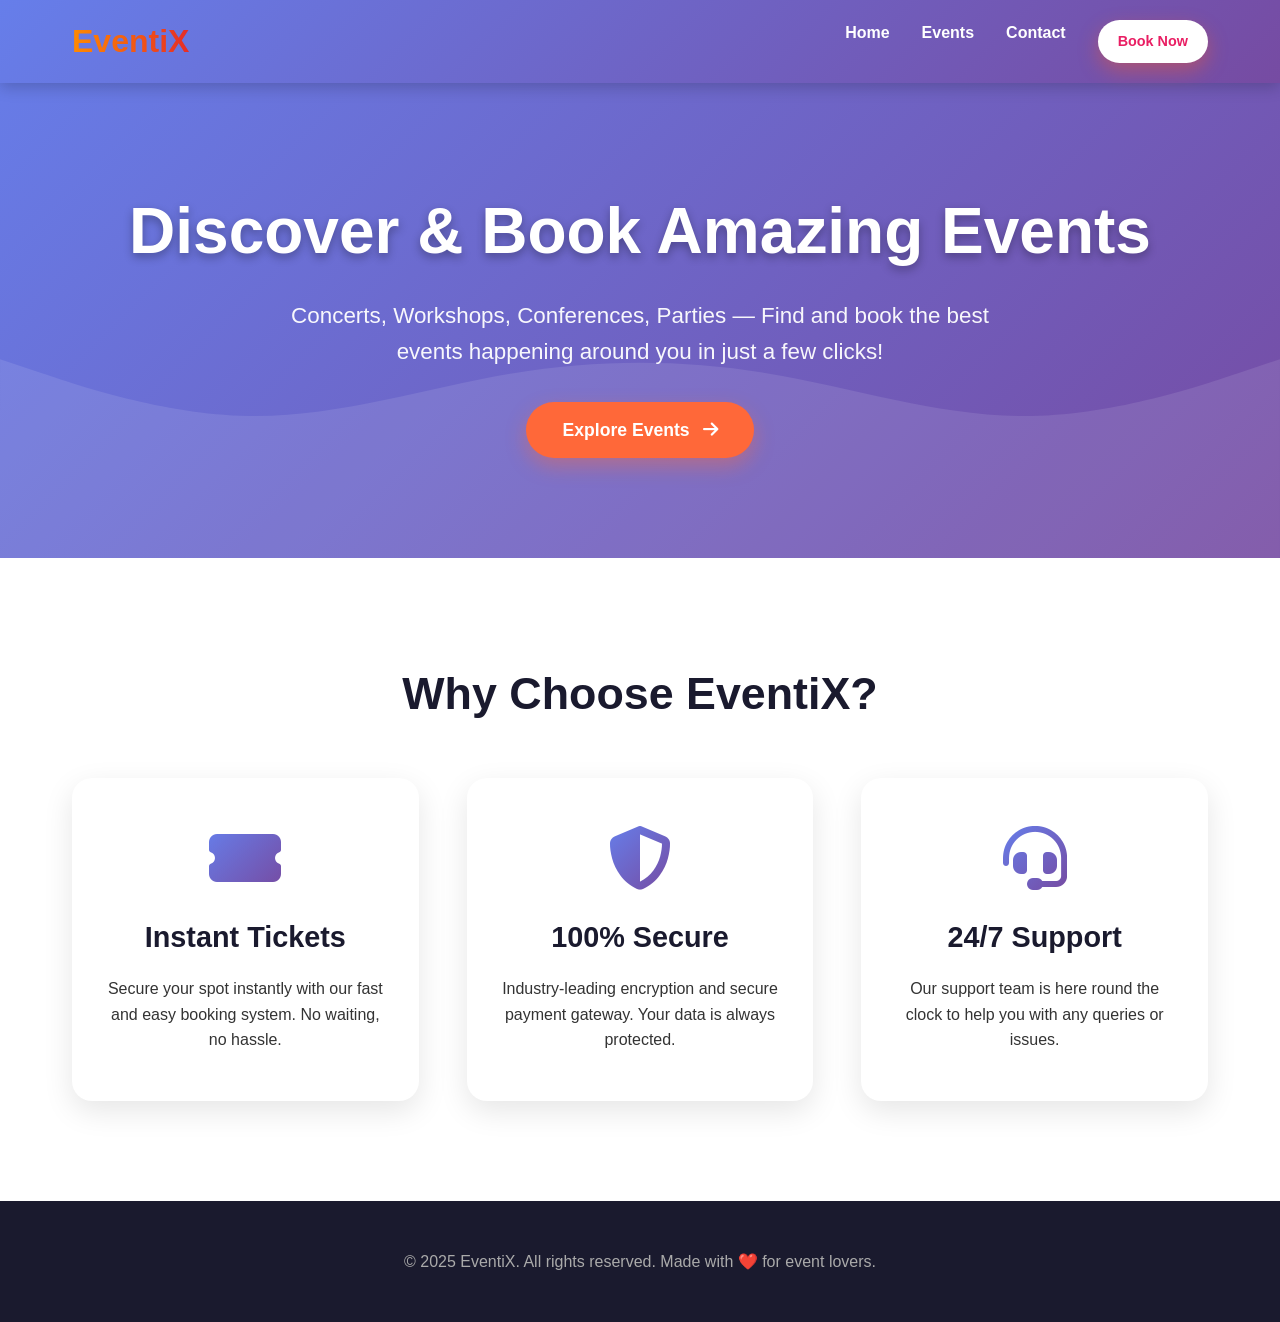
<file: index.html>
<!DOCTYPE html>
<html lang="en">

<head>
  <meta charset="UTF-8" />
  <meta name="viewport" content="width=device-width, initial-scale=1.0" />
  <title>EventiX - Book Amazing Events & Experiences</title>
  <link rel="stylesheet" href="https://cdnjs.cloudflare.com/ajax/libs/font-awesome/6.5.0/css/all.min.css" />
  <style>
    :root {
      --primary: #e91e63;
      --secondary: #9c27b0;
      --dark: #1a1a2e;
      --light: #f8f9fa;
      --accent: #ff5722;
      --gradient: linear-gradient(135deg, #667eea 0%, #764ba2 100%);
    }

    * {
      margin: 0;
      padding: 0;
      box-sizing: border-box;
    }

    body {
      font-family: 'Segoe UI', Tahoma, Geneva, Verdana, sans-serif;
      line-height: 1.6;
      color: #333;
      background: var(--light);
    }

    header {
      background: var(--gradient);
      color: white;
      padding: 1rem 0;
      position: fixed;
      width: 100%;
      top: 0;
      z-index: 1000;
      box-shadow: 0 4px 15px rgba(0, 0, 0, 0.2);
    }

    nav {
      max-width: 1200px;
      margin: 0 auto;
      display: flex;
      justify-content: space-between;
      align-items: center;
      padding: 0 2rem;
    }

    .logo {
      font-size: 2rem;
      font-weight: 800;
      background: linear-gradient(to right, #ff8a00, #e52d27);
      -webkit-background-clip: text;
      -webkit-text-fill-color: transparent;
    }

    .nav-links {
      display: flex;
      gap: 2rem;
    }

    .nav-links a {
      color: white;
      text-decoration: none;
      font-weight: 600;
      transition: all 0.3s;
      position: relative;
    }

    .nav-links a:hover {
      color: var(--accent);
    }

    .nav-links a::after {
      content: '';
      position: absolute;
      width: 0;
      height: 3px;
      bottom: -8px;
      left: 0;
      background: var(--accent);
      transition: width 0.3s;
    }

    .nav-links a:hover::after {
      width: 100%;
    }

    .hero {
      background: var(--gradient);
      color: white;
      text-align: center;
      padding: 180px 20px 100px;
      position: relative;
      overflow: hidden;
    }

    .hero::before {
      content: '';
      position: absolute;
      top: 0;
      left: 0;
      right: 0;
      bottom: 0;
      background: url('data:image/svg+xml;utf8,<svg xmlns="http://www.w3.org/2000/svg" viewBox="0 0 1440 320"><path fill="%23ffffff" fill-opacity="0.1" d="M0,96L48,112C96,128,192,160,288,160C384,160,480,128,576,112C672,96,768,96,864,112C960,128,1056,160,1152,160C1248,160,1344,128,1392,112L1440,96L1440,320L1392,320C1344,320,1248,320,1152,320C1056,320,960,320,864,320C768,320,672,320,576,320C480,320,384,320,288,320C192,320,96,320,48,320L0,320Z"></path></svg>') bottom no-repeat;
      pointer-events: none;
    }

    .hero h1 {
      font-size: 4rem;
      margin-bottom: 1rem;
      text-shadow: 0 4px 10px rgba(0, 0, 0, 0.3);
    }

    .hero p {
      font-size: 1.4rem;
      max-width: 700px;
      margin: 0 auto 2rem;
      opacity: 0.95;
    }

    .btn {
      display: inline-block;
      background: var(--accent);
      color: white;
      padding: 14px 36px;
      border-radius: 50px;
      text-decoration: none;
      font-weight: bold;
      font-size: 1.1rem;
      transition: all 0.4s;
      box-shadow: 0 8px 20px rgba(255, 87, 34, 0.4);
    }

    .btn:hover {
      transform: translateY(-5px);
      box-shadow: 0 15px 30px rgba(255, 87, 34, 0.6);
    }

    .features {
      padding: 100px 20px;
      background: white;
    }

    .container {
      max-width: 1200px;
      margin: 0 auto;
      padding: 0 2rem;
    }

    .section-title {
      text-align: center;
      font-size: 2.8rem;
      margin-bottom: 3rem;
      color: var(--dark);
    }

    .features-grid {
      display: grid;
      grid-template-columns: repeat(auto-fit, minmax(300px, 1fr));
      gap: 3rem;
    }

    .feature-card {
      background: white;
      padding: 3rem 2rem;
      border-radius: 20px;
      text-align: center;
      box-shadow: 0 10px 30px rgba(0, 0, 0, 0.1);
      transition: transform 0.4s;
    }

    .feature-card:hover {
      transform: translateY(-15px);
    }

    .feature-card i {
      font-size: 4rem;
      background: var(--gradient);
      -webkit-background-clip: text;
      -webkit-text-fill-color: transparent;
      margin-bottom: 1.5rem;
    }

    .feature-card h3 {
      font-size: 1.8rem;
      margin-bottom: 1rem;
      color: var(--dark);
    }

    footer {
      background: var(--dark);
      color: #aaa;
      text-align: center;
      padding: 3rem 0;
    }

    @media (max-width: 768px) {
      .nav-links {
        gap: 1rem;
        font-size: 0.9rem;
      }

      .hero h1 {
        font-size: 2.8rem;
      }

      .hero p {
        font-size: 1.1rem;
      }
    }
  </style>
</head>

<body>

  <!-- Header -->
  <header>
    <nav>
      <div class="logo">EventiX</div>
      <div class="nav-links">
        <a href="#home">Home</a>
        <a href="events.html">Events</a>
        <!-- <a href="about.html">About</a> -->
        <a href="contact.html">Contact</a>
        <a href="book.html" class="btn"
          style="background:#fff;color:var(--primary);padding:10px 20px;font-size:0.9rem;">Book Now</a>
      </div>
    </nav>
  </header>

  <!-- Hero Section -->
  <section class="hero" id="home">
    <div class="container">
      <h1>Discover & Book Amazing Events</h1>
      <p>Concerts, Workshops, Conferences, Parties — Find and book the best events happening around you in just a few
        clicks!</p>
      <a href="events.html" class="btn">Explore Events <i class="fas fa-arrow-right" style="margin-left:8px;"></i></a>
    </div>
  </section>

  <!-- Features Section -->
  <section class="features">
    <div class="container">
      <h2 class="section-title">Why Choose EventiX?</h2>
      <div class="features-grid">
        <div class="feature-card">
          <i class="fas fa-ticket-alt"></i>
          <h3>Instant Tickets</h3>
          <p>Secure your spot instantly with our fast and easy booking system. No waiting, no hassle.</p>
        </div>
        <div class="feature-card">
          <i class="fas fa-shield-alt"></i>
          <h3>100% Secure</h3>
          <p>Industry-leading encryption and secure payment gateway. Your data is always protected.</p>
        </div>
        <div class="feature-card">
          <i class="fas fa-headset"></i>
          <h3>24/7 Support</h3>
          <p>Our support team is here round the clock to help you with any queries or issues.</p>
        </div>
      </div>
    </div>
  </section>

  <!-- Footer -->
  <footer>
    <div class="container">
      <p>&copy; 2025 EventiX. All rights reserved. Made with ❤️ for event lovers.</p>
    </div>
  </footer>

</body>

</html>
</file>
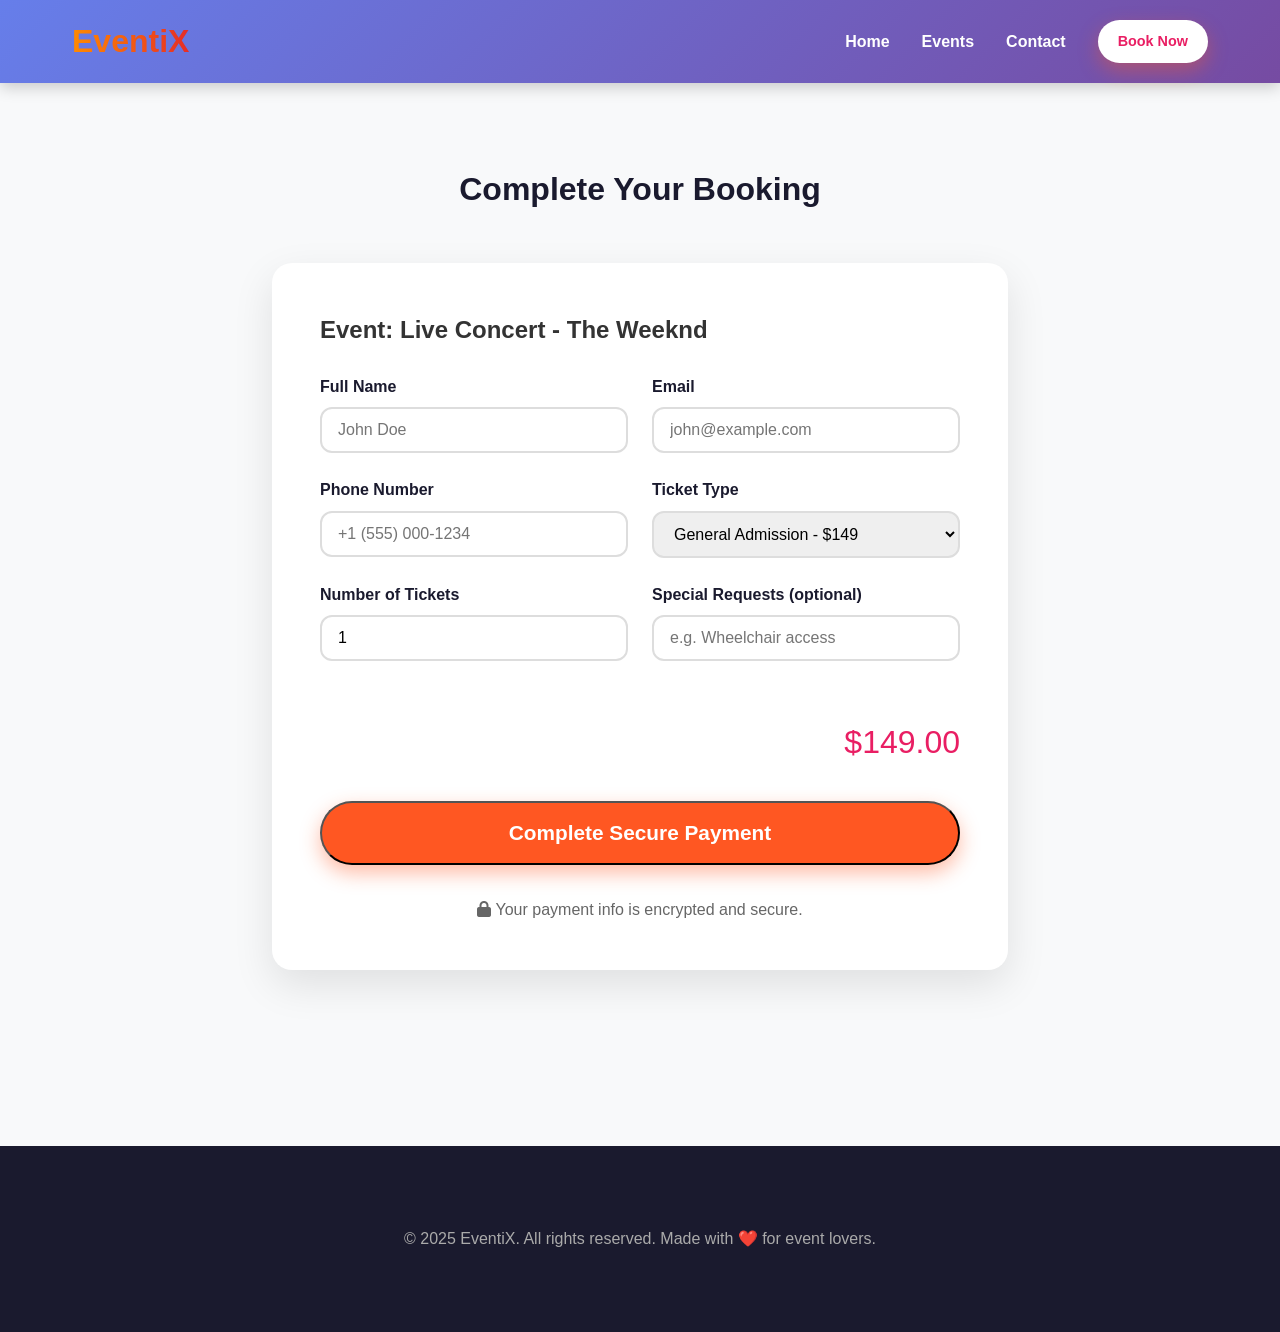
<file: book.html>
<!DOCTYPE html>
<html lang="en">
<head>
  <meta charset="UTF-8" />
  <meta name="viewport" content="width=device-width, initial-scale=1.0"/>
  <title>Book Tickets - EventiX</title>
  <link rel="stylesheet" href="https://cdnjs.cloudflare.com/ajax/libs/font-awesome/6.5.0/css/all.min.css"/>
  <style>
    /* Same global styles as before */
    :root{--primary:#e91e63;--secondary:#9c27b0;--dark:#1a1a2e;--light:#f8f9fa;--accent:#ff5722;--gradient:linear-gradient(135deg,#667eea 0%,#764ba2 100%);}
    *{margin:0;padding:0;box-sizing:border-box;}
    body{font-family:'Segoe UI',sans-serif;line-height:1.6;color:#333;background:var(--light);padding-top:100px;}
    header{background:var(--gradient);color:white;padding:1rem 0;position:fixed;width:100%;top:0;z-index:1000;box-shadow:0 4px 15px rgba(0,0,0,0.2);}
    nav{max-width:1200px;margin:0 auto;display:flex;justify-content:space-between;align-items:center;padding:0 2rem;}
    .logo{font-size:2rem;font-weight:800;background:linear-gradient(to right,#ff8a00,#e52d27);-webkit-background-clip:text;-webkit-text-fill-color:transparent;}
    .nav-links{display:flex;gap:2rem;align-items:center;}
    .nav-links a{color:white;text-decoration:none;font-weight:600;transition:all .3s;position:relative;}
    .nav-links a:hover{color:var(--accent);}
    .nav-links a::after{content:'';position:absolute;width:0;height:3px;bottom:-8px;left:0;background:var(--accent);transition:width .3s;}
    .nav-links a:hover::after{width:100%;}
    .btn{display:inline-block;background:var(--accent);color:white;padding:14px 36px;border-radius:50px;text-decoration:none;font-weight:bold;font-size:1.1rem;transition:all .4s;box-shadow:0 8px 20px rgba(255,87,34,.4);}
    .btn:hover{transform:translateY(-5px);box-shadow:0 15px 30px rgba(255,87,34,.6);}
    .container{max-width:800px;margin:0 auto;padding:2rem;}
    .booking-form{background:white;padding:3rem;border-radius:20px;box-shadow:0 15px 40px rgba(0,0,0,0.1);margin:3rem 0;}
    .form-group{margin-bottom:1.5rem;}
    label{display:block;margin-bottom:0.5rem;font-weight:600;color:var(--dark);}
    input, select{width:100%;padding:12px 16px;border:2px solid #ddd;border-radius:12px;font-size:1rem;transition:border 0.3s;}
    input:focus, select:focus{outline:none;border-color:var(--primary);}
    .row{display:grid;grid-template-columns:1fr 1fr;gap:1.5rem;}
    .total-price{font-size:2rem;color:var(--primary);text-align:right;margin:2rem 0;}
    footer{background:var(--dark);color:#aaa;text-align:center;padding:3rem 0;margin-top:6rem;}
    @media(max-width:768px){.row{grid-template-columns:1fr;}}
  </style>
</head>
<body>

  <header>
    <nav>
      <div class="logo">EventiX</div>
      <div class="nav-links">
        <a href="index.html">Home</a>
        <a href="events.html">Events</a>
        <!-- <a href="about.html">About</a> -->
        <a href="contact.html">Contact</a>
        <a href="book.html" class="btn" style="background:#fff;color:var(--primary);padding:10px 20px;font-size:0.9rem;">Book Now</a>
      </div>
    </nav>
  </header>

  <div class="container">
    <h1 style="text-align:center;color:var(--dark);margin:2rem 0;">Complete Your Booking</h1>

    <div class="booking-form">
      <h2 style="margin-bottom:1.5rem;">Event: Live Concert - The Weeknd</h2>
      <form>
        <div class="row">
          <div class="form-group">
            <label>Full Name</label>
            <input type="text" required placeholder="John Doe">
          </div>
          <div class="form-group">
            <label>Email</label>
            <input type="email" required placeholder="john@example.com">
          </div>
        </div>

        <div class="row">
          <div class="form-group">
            <label>Phone Number</label>
            <input type="tel" required placeholder="+1 (555) 000-1234">
          </div>
          <div class="form-group">
            <label>Ticket Type</label>
            <select required>
              <option>General Admission - $149</option>
              <option>VIP - $299</option>
              <option>Platinum - $499</option>
            </select>
          </div>
        </div>

        <div class="row">
          <div class="form-group">
            <label>Number of Tickets</label>
            <input type="number" min="1" max="10" value="1" required>
          </div>
          <div class="form-group">
            <label>Special Requests (optional)</label>
            <input type="text" placeholder="e.g. Wheelchair access">
          </div>
        </div>

        <div class="total-price">$149.00</div>

        <button type="submit" class="btn" style="width:100%;padding:18px;font-size:1.3rem;">Complete Secure Payment</button>
      </form>
      <p style="text-align:center;margin-top:2rem;color:#666;"><i class="fas fa-lock"></i> Your payment info is encrypted and secure.</p>
    </div>
  </div>

  <footer>
    <div class="container">
      <p>© 2025 EventiX. All rights reserved. Made with ❤️ for event lovers.</p>
    </div>
  </footer>
</body>
</html>
</file>
